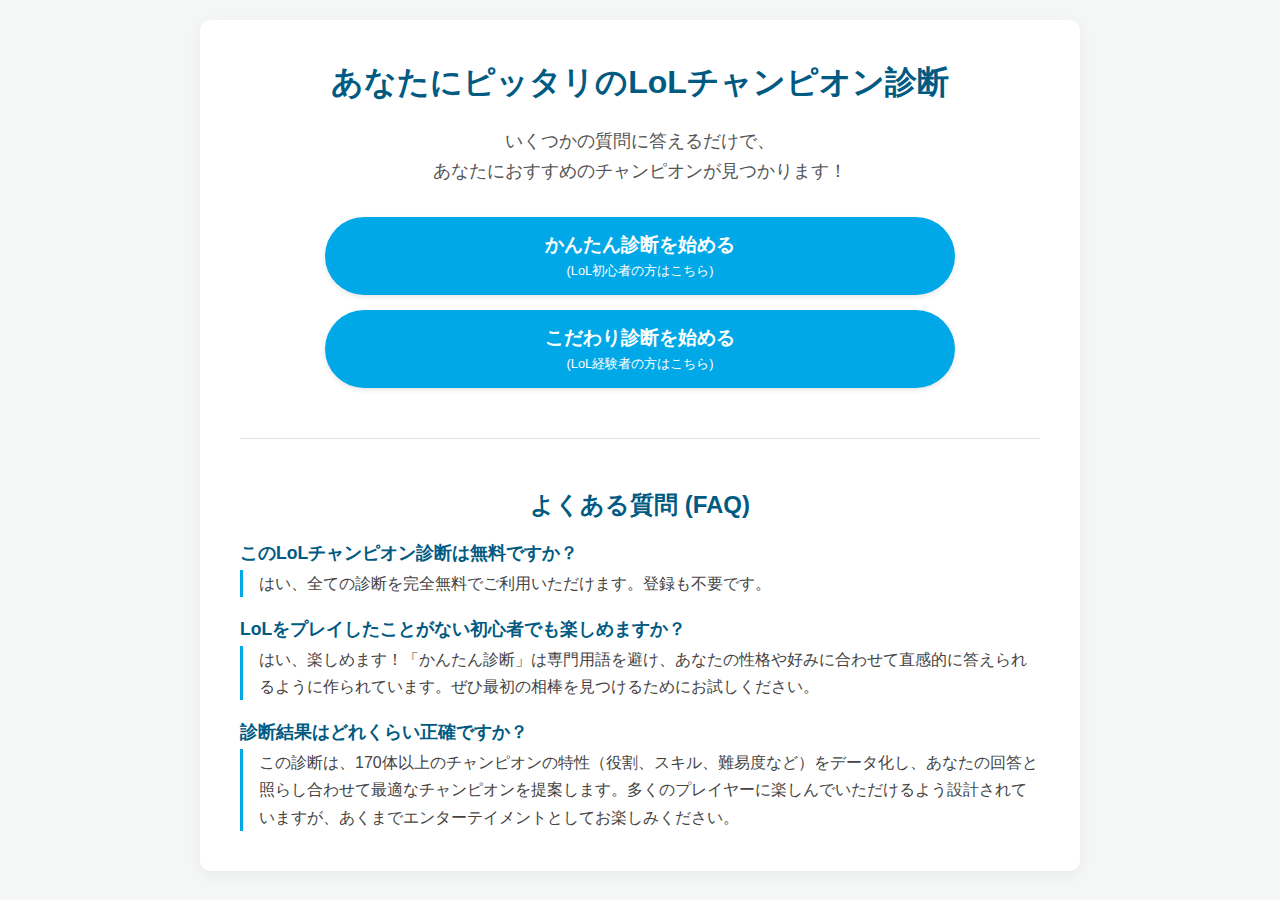
<file: index.html>
<!DOCTYPE html>
<html lang="ja">
<head>
    <meta charset="UTF-8">
    <meta name="viewport" content="width=device-width, initial-scale=1.0">
    <title>LoL初心者にもおすすめ！あなたにピッタリのチャンピオン診断</title>
    <meta name="description" content="簡単な質問に答えるだけで、あなたの性格やプレイスタイルに合ったLoL(リーグ・オブ・レジェンド)のチャンピオンが見つかる無料診断サイト。初心者向け・経験者向け診断を用意しています。">
    <link rel="stylesheet" href="style.css">
    
    <!-- AdSense 審査用コード -->
    <script async src="https://pagead2.googlesyndication.com/pagead/js/adsbygoogle.js?client=ca-pub-5664127301337206"
         crossorigin="anonymous"></script>
         
    <!-- FAQ構造化データ -->
    <script type="application/ld+json">
    {
      "@context": "https://schema.org",
      "@type": "FAQPage",
      "mainEntity": [{
        "@type": "Question",
        "name": "このLoLチャンピオン診断は無料ですか？",
        "acceptedAnswer": {
          "@type": "Answer",
          "text": "はい、全ての診断を完全無料でご利用いただけます。登録も不要です。"
        }
      }, {
        "@type": "Question",
        "name": "LoLをプレイしたことがない初心者でも楽しめますか？",
        "acceptedAnswer": {
          "@type": "Answer",
          "text": "はい、楽しめます！「かんたん診断」は専門用語を避け、あなたの性格や好みに合わせて直感的に答えられるように作られています。ぜひ最初の相棒を見つけるためにお試しください。"
        }
      }, {
        "@type": "Question",
        "name": "診断結果はどれくらい正確ですか？",
        "acceptedAnswer": {
          "@type": "Answer",
          "text": "この診断は、160体以上のチャンピオンの特性（役割、スキル、難易度など）をデータ化し、あなたの回答と照らし合わせて最適なチャンピオンを提案します。多くのプレイヤーに楽しんでいただけるよう設計されていますが、あくまでエンターテイメントとしてお楽しみください。"
        }
      }]
    }
    </script>
</head>
<body>
    <div class="container">
        <h1>あなたにピッタリのLoLチャンピオン診断</h1>
        <p class="description">
            いくつかの質問に答えるだけで、<br>
            あなたにおすすめのチャンピオンが見つかります！
        </p>
        
        <a href="quiz.html" class="start-button" onclick="setQuizLevel('beginner')">
            かんたん診断を始める<br><small>(LoL初心者の方はこちら)</small>
        </a>
        <a href="quiz.html" class="start-button" onclick="setQuizLevel('intermediate')">
            こだわり診断を始める<br><small>(LoL経験者の方はこちら)</small>
        </a>

        <div class="faq-section">
            <h2>よくある質問 (FAQ)</h2>
            <div class="faq-item">
                <h3>このLoLチャンピオン診断は無料ですか？</h3>
                <p>はい、全ての診断を完全無料でご利用いただけます。登録も不要です。</p>
            </div>
            <div class="faq-item">
                <h3>LoLをプレイしたことがない初心者でも楽しめますか？</h3>
                <p>はい、楽しめます！「かんたん診断」は専門用語を避け、あなたの性格や好みに合わせて直感的に答えられるように作られています。ぜひ最初の相棒を見つけるためにお試しください。</p>
            </div>
            <div class="faq-item">
                <h3>診断結果はどれくらい正確ですか？</h3>
                <p>この診断は、170体以上のチャンピオンの特性（役割、スキル、難易度など）をデータ化し、あなたの回答と照らし合わせて最適なチャンピオンを提案します。多くのプレイヤーに楽しんでいただけるよう設計されていますが、あくまでエンターテイメントとしてお楽しみください。</p>
            </div>
        </div>

    </div>

    <script>
        function setQuizLevel(level) {
            sessionStorage.setItem('quizLevel', level);
        }
    </script>
</body>
</html>
</file>
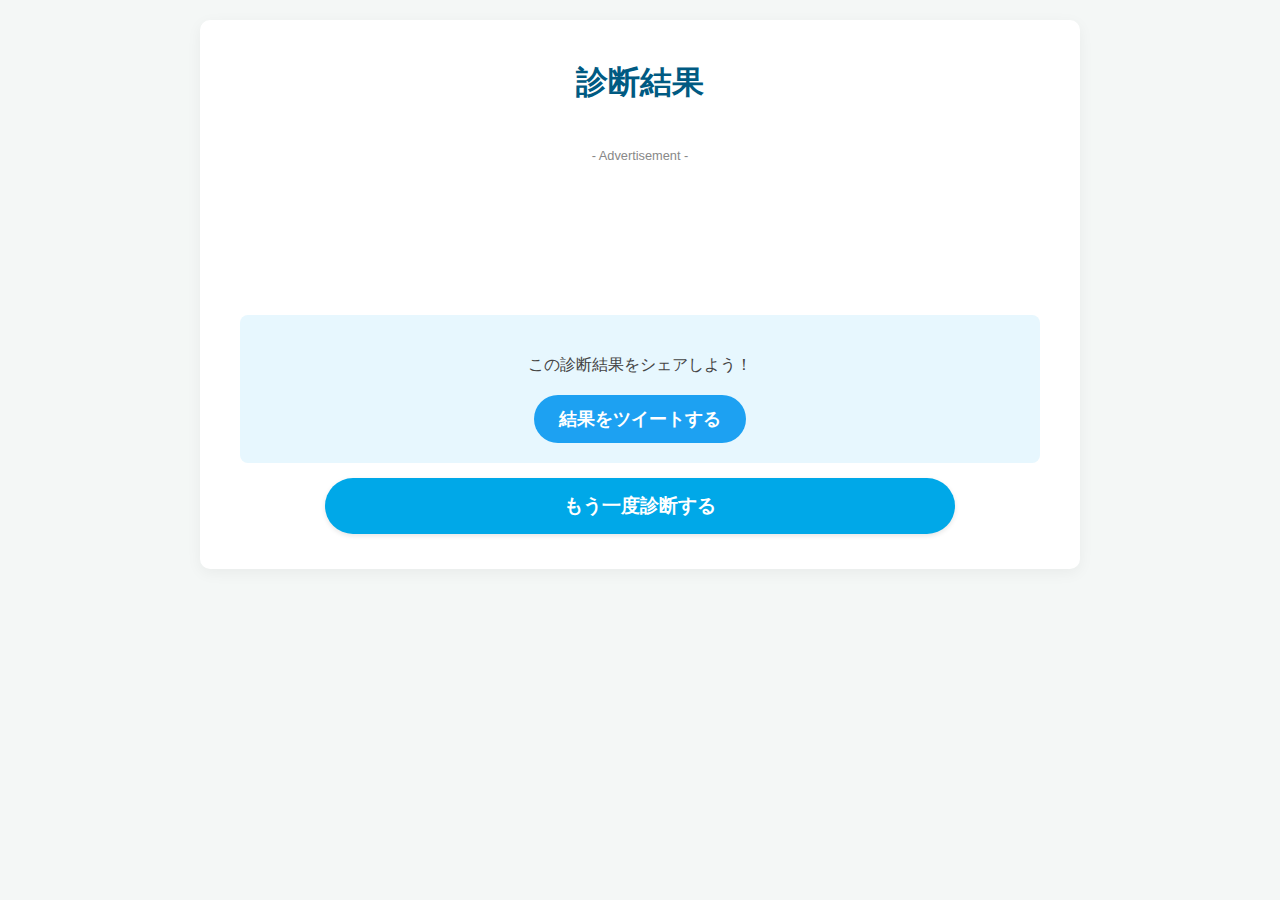
<file: result.html>
<!DOCTYPE html>
<html lang="ja">
<head>
    <meta charset="UTF-8">
    <meta name="viewport" content="width=device-width, initial-scale=1.0">
    <title>【診断結果】あなたにおすすめのLoLチャンピオンはこれ！</title>
    <meta name="description" content="LoLチャンピオン診断の結果ページです。あなたの性格やプレイスタイルから導き出された、おすすめのチャンピオン3体をご紹介。今すぐあなたの相棒を見つけよう！">
    <link rel="stylesheet" href="style.css">

    <!-- AdSense 審査用コード -->
    <script async src="https://pagead2.googlesyndication.com/pagead/js/adsbygoogle.js?client=ca-pub-5664127301337206"
         crossorigin="anonymous"></script>
</head>
<body>
    <div class="container">
        <h1 id="result-main-title">診断結果</h1>

        <main>
            <div id="top-champion-container">
                <!-- 1位のチャンピオンはここにJavaScriptで挿入されます -->
            </div>
            
            <!-- AdSense広告ユニット -->
            <div class="ad-container" style="margin: 40px auto; max-width: 728px; min-height: 90px; text-align: center;">
                <p style="font-size: 0.8em; color: #888;">- Advertisement -</p>
                <script async src="https://pagead2.googlesyndication.com/pagead/js/adsbygoogle.js?client=ca-pub-5664127301337206"
                     crossorigin="anonymous"></script>
                <ins class="adsbygoogle"
                     style="display:block"
                     data-ad-client="ca-pub-5664127301337206"
                     data-ad-slot="8885222379"
                     data-ad-format="auto"
                     data-full-width-responsive="true"></ins>
                <script>
                     (adsbygoogle = window.adsbygoogle || []).push({});
                </script>
            </div>
            
            <div id="other-champions-container">
                <!-- 2位、3位のチャンピオンはここに挿入されます -->
            </div>
        </main>

        <div id="share-container">
            <p>この診断結果をシェアしよう！</p>
            <button id="share-button">結果をツイートする</button>
        </div>
        <div class="restart-button-container">
            <a href="index.html" class="restart-button">もう一度診断する</a>
        </div>
    </div>

    <script src="champion-data.js"></script>
    <script src="script.js"></script>
</body>
</html>
</file>
<file: style.css>
:root {
    --primary-color: #00A8E8;
    --primary-color-dark: #007EA7;
    --heading-color: #005A82;
    --base-text-color: #333;
    --light-bg-color: #f4f7f6;
    --white-color: #ffffff;
    --accent-color: #ffc107;
}

body {
    font-family: -apple-system, BlinkMacSystemFont, 'Segoe UI', Roboto, 'Helvetica Neue', Arial, sans-serif;
    margin: 0;
    padding: 20px;
    background-color: var(--light-bg-color);
    color: var(--base-text-color);
    text-align: center;
}

.container {
    max-width: 800px;
    margin: 0 auto;
    background-color: var(--white-color);
    border-radius: 10px;
    box-shadow: 0 4px 15px rgba(0, 0, 0, 0.05);
    padding: 20px 40px;
}

h1, h2, h3, h4 {
    color: var(--heading-color);
    font-weight: 700;
}

p {
    line-height: 1.7;
    color: #444;
}

/* --- ボタンの共通スタイル --- */
.start-button, .restart-button, .option {
    display: block;
    padding: 15px;
    margin: 15px auto;
    width: 90%;
    max-width: 600px;
    background-color: var(--primary-color);
    color: var(--white-color);
    text-decoration: none;
    font-size: 1.2rem;
    font-weight: bold;
    border-radius: 50px;
    border: none;
    cursor: pointer;
    transition: all 0.3s ease;
    box-shadow: 0 2px 5px rgba(0, 0, 0, 0.1);
}

.start-button:hover, .restart-button:hover, .option:hover {
    background-color: var(--primary-color-dark);
    transform: translateY(-3px);
    box-shadow: 0 4px 10px rgba(0, 0, 0, 0.2);
}
.start-button small {
    font-size: 0.8rem;
    font-weight: normal;
}

/* --- ページごとの個別スタイル --- */
/* トップページ */
.description {
    font-size: 1.1rem;
    color: #555;
    margin-bottom: 30px;
}

/* FAQセクション */
.faq-section {
    margin-top: 50px;
    text-align: left;
    border-top: 1px solid #e0e0e0;
    padding-top: 30px;
}
.faq-section h2 {
    text-align: center;
    margin-bottom: 20px;
}
.faq-item {
    margin-bottom: 20px;
}
.faq-item h3 {
    margin-bottom: 5px;
    font-size: 1.1rem;
}
.faq-item p {
    margin-top: 0;
    padding-left: 1em;
    border-left: 3px solid var(--primary-color);
}


/* 診断ページ */
#progress {
    font-size: 1rem;
    font-weight: bold;
    color: var(--primary-color);
}
.progress-bar-container {
    width: 90%;
    max-width: 600px;
    height: 10px;
    background-color: #e0e0e0;
    border-radius: 5px;
    margin: 10px auto 30px auto;
    overflow: hidden;
}

#progress-bar {
    width: 0%;
    height: 100%;
    background-color: var(--primary-color);
    border-radius: 5px;
    transition: width 0.4s ease-in-out;
}

#question {
    font-size: 1.5rem;
    margin: 20px 0 40px 0;
    word-wrap: break-word;
    overflow-wrap: break-word;
}

/* 結果ページ */
.result-item {
    background-color: #fdfdfd;
    border: 1px solid #e9e9e9;
    border-radius: 12px;
    padding: 20px;
    margin-bottom: 25px;
    position: relative;
    overflow: hidden;
}

.rank-badge {
    position: absolute;
    top: -1px;
    left: -1px;
    background: linear-gradient(135deg, var(--primary-color), var(--primary-color-dark));
    color: white;
    padding: 8px 16px;
    border-bottom-right-radius: 12px;
    font-weight: bold;
    box-shadow: 0 2px 5px rgba(0,0,0,0.2);
    font-size: 1rem;
}

.result-item .champion-image {
    width: 100%;
    max-width: 308px;
    height: auto;
    border-radius: 10px;
    border: 4px solid var(--white-color);
    box-shadow: 0 2px 8px rgba(0,0,0,0.1);
    margin-bottom: 20px;
    background-color: #e9ecef;
}

.result-item .champion-name {
    margin: 0;
    font-size: 1.8rem;
}
.result-item .champion-title {
    font-size: 1.1rem;
    color: #666;
    font-weight: normal;
}

.result-item .champion-role {
    margin: 10px 0 20px 0;
    font-weight: bold;
    color: #555;
    background-color: #e7f7fe;
    display: inline-block;
    padding: 5px 15px;
    border-radius: 20px;
}

/* 結果ページの追加情報スタイル */
.affinity-points, .one-point-advice {
    text-align: left;
    background-color: #f8f9fa;
    padding: 15px;
    border-radius: 8px;
    margin: 20px 0;
    border-left: 5px solid var(--primary-color-dark);
}
.affinity-points h4, .one-point-advice h4 {
    margin-top: 0;
    margin-bottom: 10px;
    font-size: 1.1em;
}
.affinity-points ul {
    padding-left: 20px;
    margin: 0;
}
.affinity-points li {
    margin-bottom: 8px;
}
.affinity-points li b {
    color: var(--primary-color-dark);
}

.youtube-link {
    display: inline-block;
    padding: 12px 25px;
    background-color: #FF0000;
    color: white;
    text-decoration: none;
    font-weight: bold;
    border-radius: 50px;
    transition: all 0.3s ease;
    margin-top: 20px;
}
.youtube-link:hover {
    background-color: #c40000;
    transform: translateY(-2px);
}

.other-champions-title {
    margin-top: 40px;
    border-top: 2px solid #e0e0e0;
    padding-top: 30px;
}

#other-champions-container {
    display: flex;
    justify-content: space-around;
    gap: 20px;
    margin-top: 20px;
}

#other-champions-container .result-item {
    width: calc(50% - 40px);
}
#other-champions-container .rank-badge {
    font-size: 0.9rem;
    padding: 6px 12px;
}
#other-champions-container .champion-name {
    font-size: 1.3rem;
}

/* シェアボタン */
#share-container {
    margin-top: 40px;
    padding: 20px;
    background-color: #e7f7fe;
    border-radius: 8px;
}
#share-button {
    background-color: #1DA1F2;
    color: white;
    padding: 12px 25px;
    border: none;
    border-radius: 50px;
    font-size: 1.1rem;
    font-weight: bold;
    cursor: pointer;
    transition: all 0.3s ease;
}
#share-button:hover {
    background-color: #0c85d0;
    transform: scale(1.05);
}

/* レスポンシブ対応 */
@media (max-width: 768px) {
    body {
        padding: 10px;
    }
    .container {
        padding: 15px;
    }
    h1 {
        font-size: 1.8rem;
    }
    #question {
        font-size: 1.3rem;
    }
    #other-champions-container {
        flex-direction: column;
        align-items: center;
    }
    #other-champions-container .result-item {
        width: 95%;
    }
}
</file>
